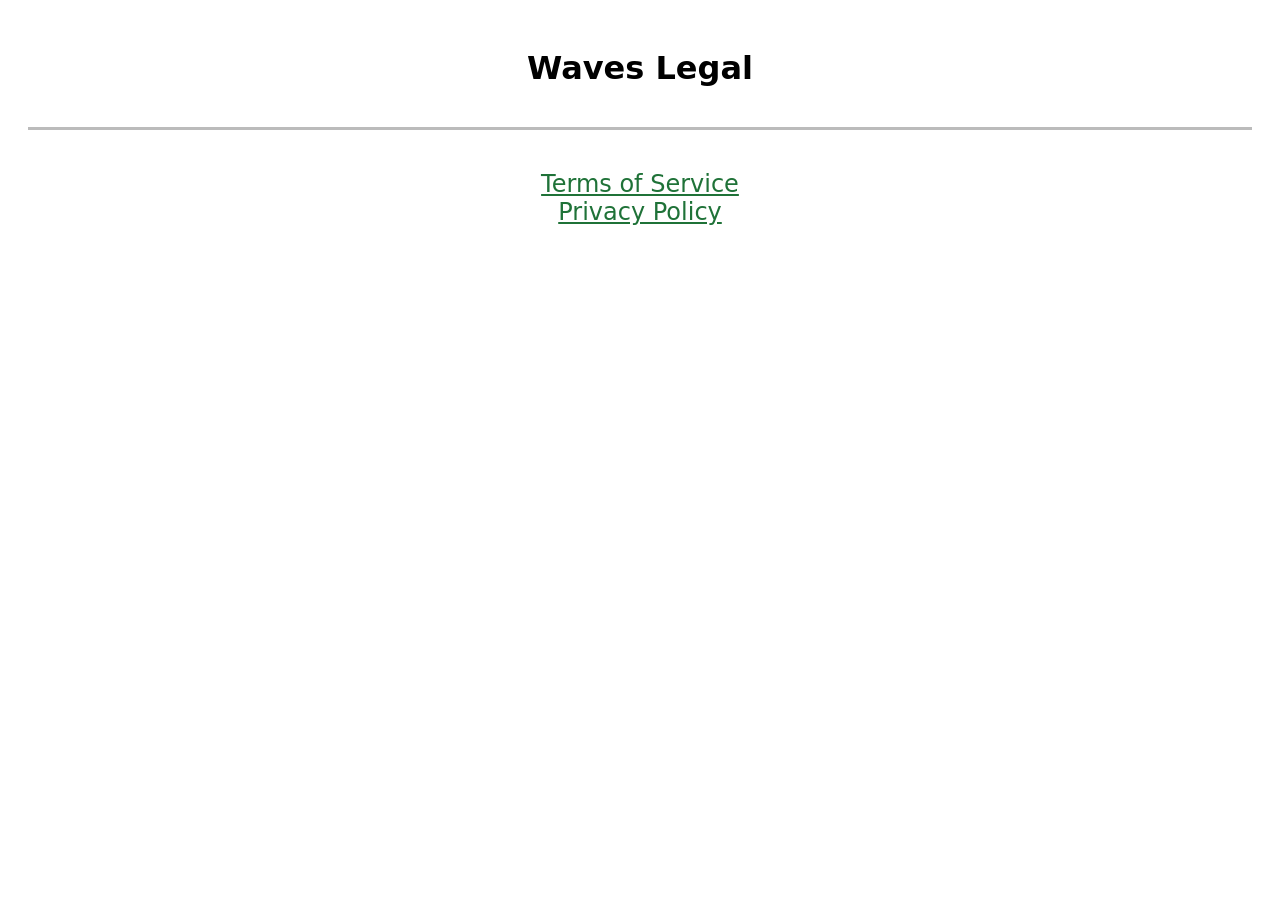
<file: index.html>
<!DOCTYPE html>
<html lang="en">
<head>
  <meta charset="UTF-8">
  <meta name="viewport" content="width=device-width, initial-scale=1.0">
  <title>Legal - Waves</title>
  <style>
    a { color: #1f7238; font-size: x-large; display: block; }
    a:link { color: #1f7238 }
    a:visited { color: #1f7238 }
    a:hover { color: #1DB954 }
    a:active { color: #1f7238 }
    body { text-align: center; padding:20px; font-family: system-ui, sans-serif; }
    hr { margin: 2.5rem 0; height: 3px;  background-color: #bbb; border: none; }
  </style>
</head>
<body>
  <h1>Waves Legal</h1><hr>
  <a href="./tos.html">Terms of Service</a>
  <a href="./privacy.html">Privacy Policy</a>
</body>
</file>
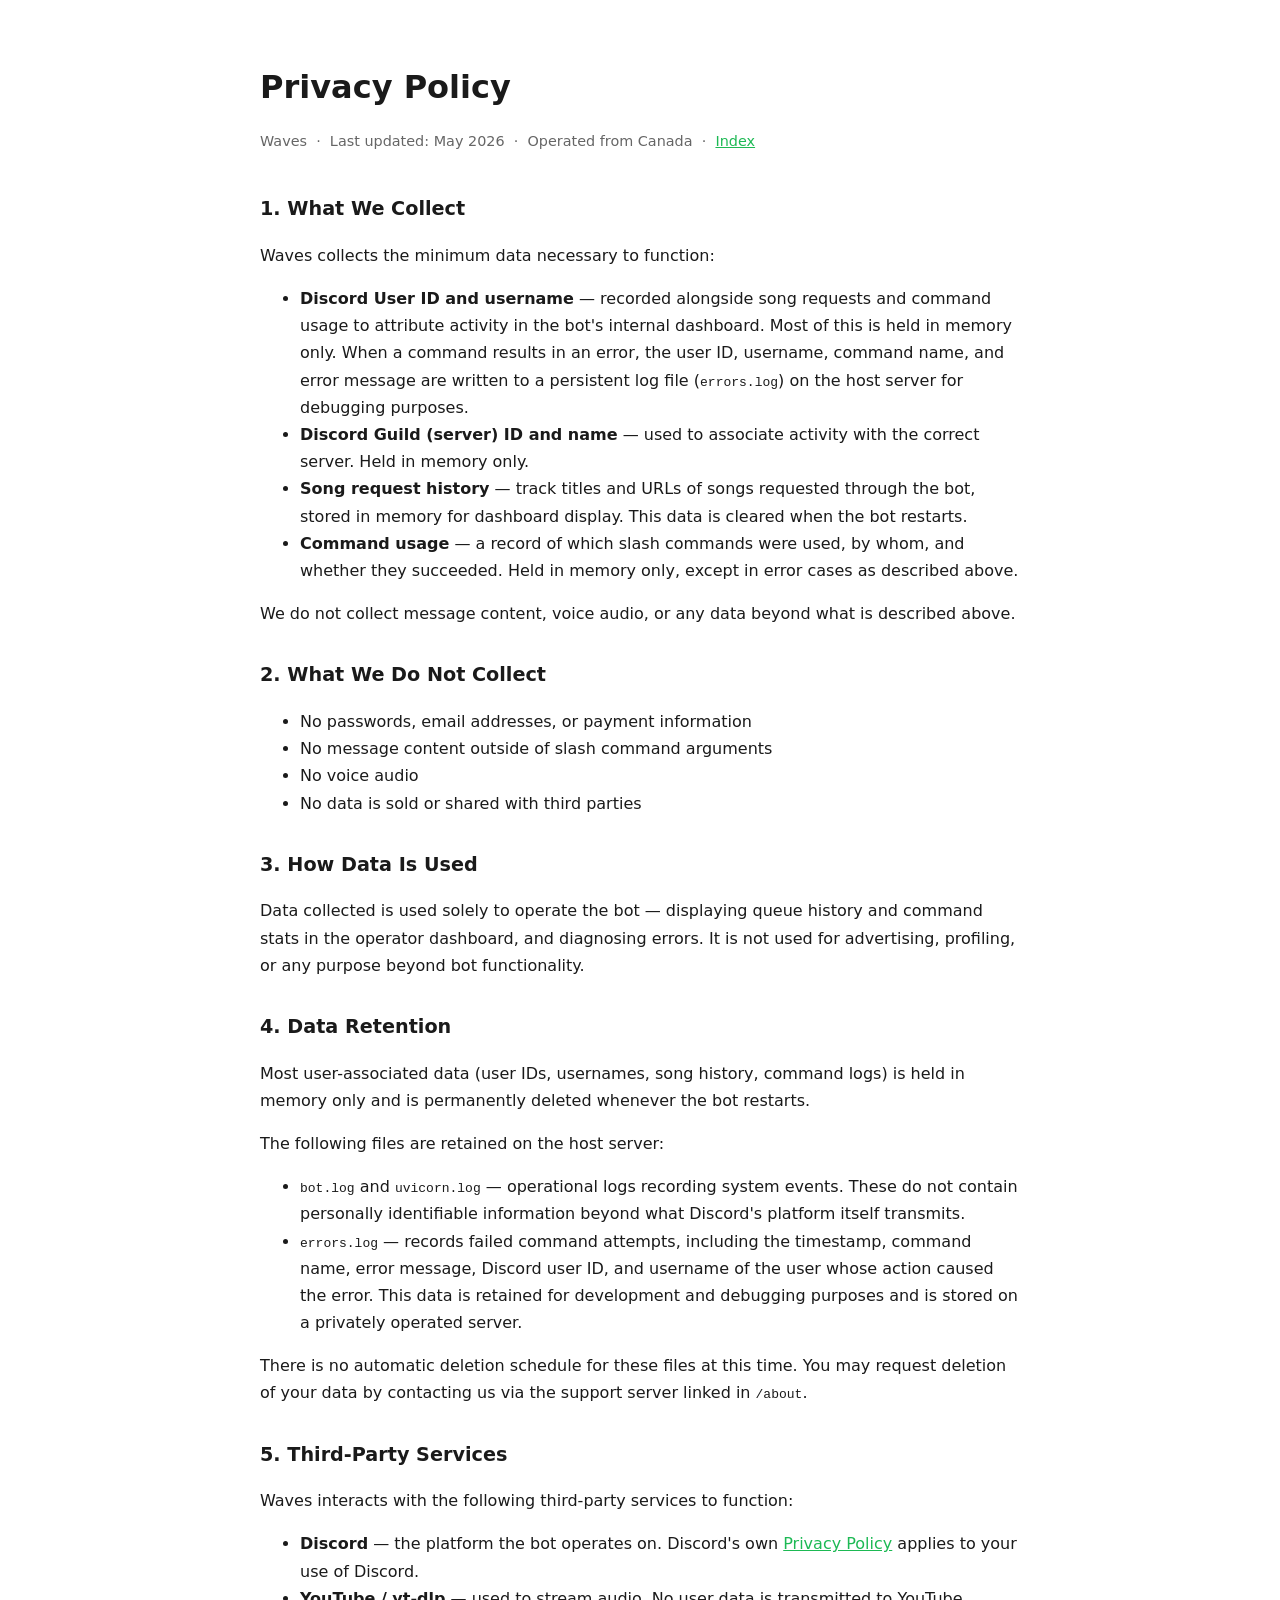
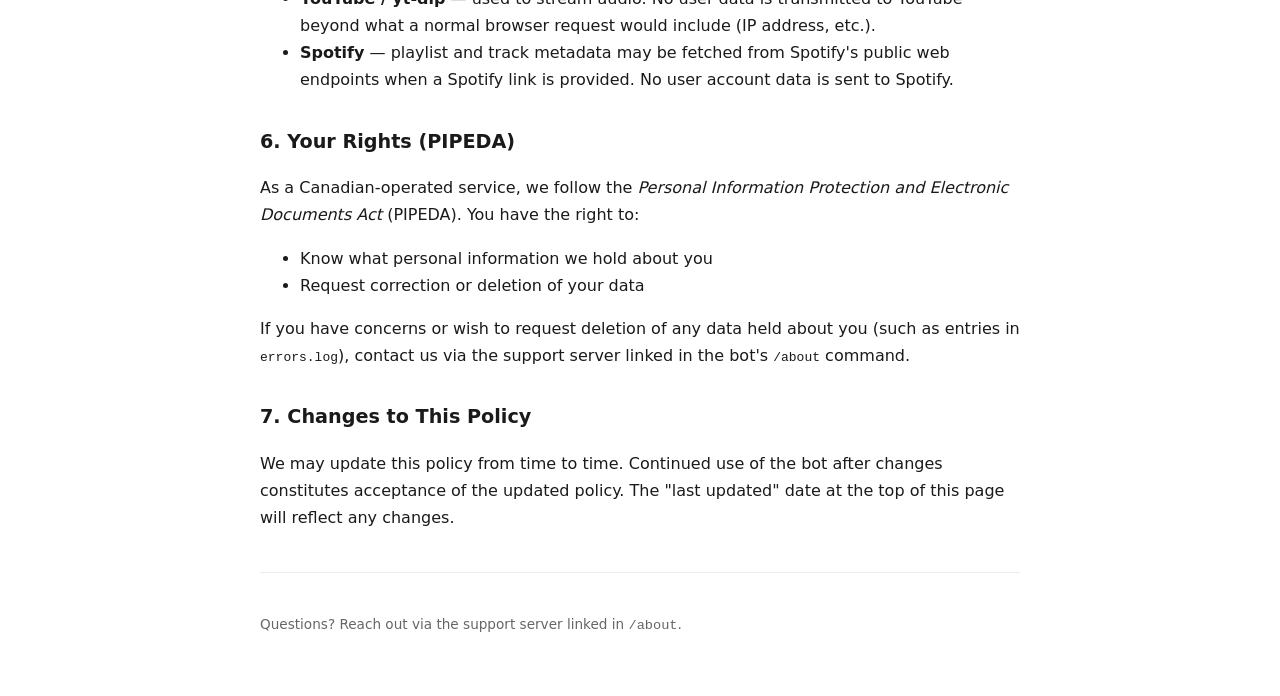
<file: privacy.html>
<!DOCTYPE html>
<html lang="en">
<head>
  <meta charset="UTF-8">
  <meta name="viewport" content="width=device-width, initial-scale=1.0">
  <title>Privacy Policy - Waves</title>
  <style>
    body { max-width: 760px; margin: 60px auto; padding: 0 24px; font-family: system-ui, sans-serif; line-height: 1.7; color: #1a1a1a; }
    h1 { font-size: 2rem; margin-bottom: 4px; }
    h2 { font-size: 1.2rem; margin-top: 2rem; }
    .meta { color: #666; font-size: 0.9rem; margin-bottom: 2.5rem; }
    a { color: #1DB954; }
    hr { border: none; border-top: 1px solid #eee; margin: 2.5rem 0; }
  </style>
</head>
<body>
  <h1>Privacy Policy</h1>
  <p class="meta">Waves &nbsp;·&nbsp; Last updated: May 2026 &nbsp;·&nbsp; Operated from Canada &nbsp;·&nbsp; <a href="https://nazecham.github.io/waves-legal/index.html">Index</a></p>

  <h2>1. What We Collect</h2>
  <p>Waves collects the minimum data necessary to function:</p>
  <ul>
    <li><strong>Discord User ID and username</strong> — recorded alongside song requests and command usage to attribute activity in the bot's internal dashboard. Most of this is held in memory only. When a command results in an error, the user ID, username, command name, and error message are written to a persistent log file (<code>errors.log</code>) on the host server for debugging purposes.</li>
    <li><strong>Discord Guild (server) ID and name</strong> — used to associate activity with the correct server. Held in memory only.</li>
    <li><strong>Song request history</strong> — track titles and URLs of songs requested through the bot, stored in memory for dashboard display. This data is cleared when the bot restarts.</li>
    <li><strong>Command usage</strong> — a record of which slash commands were used, by whom, and whether they succeeded. Held in memory only, except in error cases as described above.</li>
  </ul>
  <p>We do not collect message content, voice audio, or any data beyond what is described above.</p>

  <h2>2. What We Do Not Collect</h2>
  <ul>
    <li>No passwords, email addresses, or payment information</li>
    <li>No message content outside of slash command arguments</li>
    <li>No voice audio</li>
    <li>No data is sold or shared with third parties</li>
  </ul>

  <h2>3. How Data Is Used</h2>
  <p>Data collected is used solely to operate the bot — displaying queue history and command stats in the operator dashboard, and diagnosing errors. It is not used for advertising, profiling, or any purpose beyond bot functionality.</p>

  <h2>4. Data Retention</h2>
  <p>Most user-associated data (user IDs, usernames, song history, command logs) is held in memory only and is permanently deleted whenever the bot restarts.</p>
  <p>The following files are retained on the host server:</p>
  <ul>
    <li><code>bot.log</code> and <code>uvicorn.log</code> — operational logs recording system events. These do not contain personally identifiable information beyond what Discord's platform itself transmits.</li>
    <li><code>errors.log</code> — records failed command attempts, including the timestamp, command name, error message, Discord user ID, and username of the user whose action caused the error. This data is retained for development and debugging purposes and is stored on a privately operated server.</li>
  </ul>
  <p>There is no automatic deletion schedule for these files at this time. You may request deletion of your data by contacting us via the support server linked in <code>/about</code>.</p>

  <h2>5. Third-Party Services</h2>
  <p>Waves interacts with the following third-party services to function:</p>
  <ul>
    <li><strong>Discord</strong> — the platform the bot operates on. Discord's own <a href="https://discord.com/privacy" target="_blank">Privacy Policy</a> applies to your use of Discord.</li>
    <li><strong>YouTube / yt-dlp</strong> — used to stream audio. No user data is transmitted to YouTube beyond what a normal browser request would include (IP address, etc.).</li>
    <li><strong>Spotify</strong> — playlist and track metadata may be fetched from Spotify's public web endpoints when a Spotify link is provided. No user account data is sent to Spotify.</li>
  </ul>

  <h2>6. Your Rights (PIPEDA)</h2>
  <p>As a Canadian-operated service, we follow the <em>Personal Information Protection and Electronic Documents Act</em> (PIPEDA). You have the right to:</p>
  <ul>
    <li>Know what personal information we hold about you</li>
    <li>Request correction or deletion of your data</li>
  </ul>
  <p>If you have concerns or wish to request deletion of any data held about you (such as entries in <code>errors.log</code>), contact us via the support server linked in the bot's <code>/about</code> command.</p>

  <h2>7. Changes to This Policy</h2>
  <p>We may update this policy from time to time. Continued use of the bot after changes constitutes acceptance of the updated policy. The "last updated" date at the top of this page will reflect any changes.</p>

  <hr>
  <p style="color:#666;font-size:0.85rem">Questions? Reach out via the support server linked in <code>/about</code>.</p>
</body>
</html>
</file>
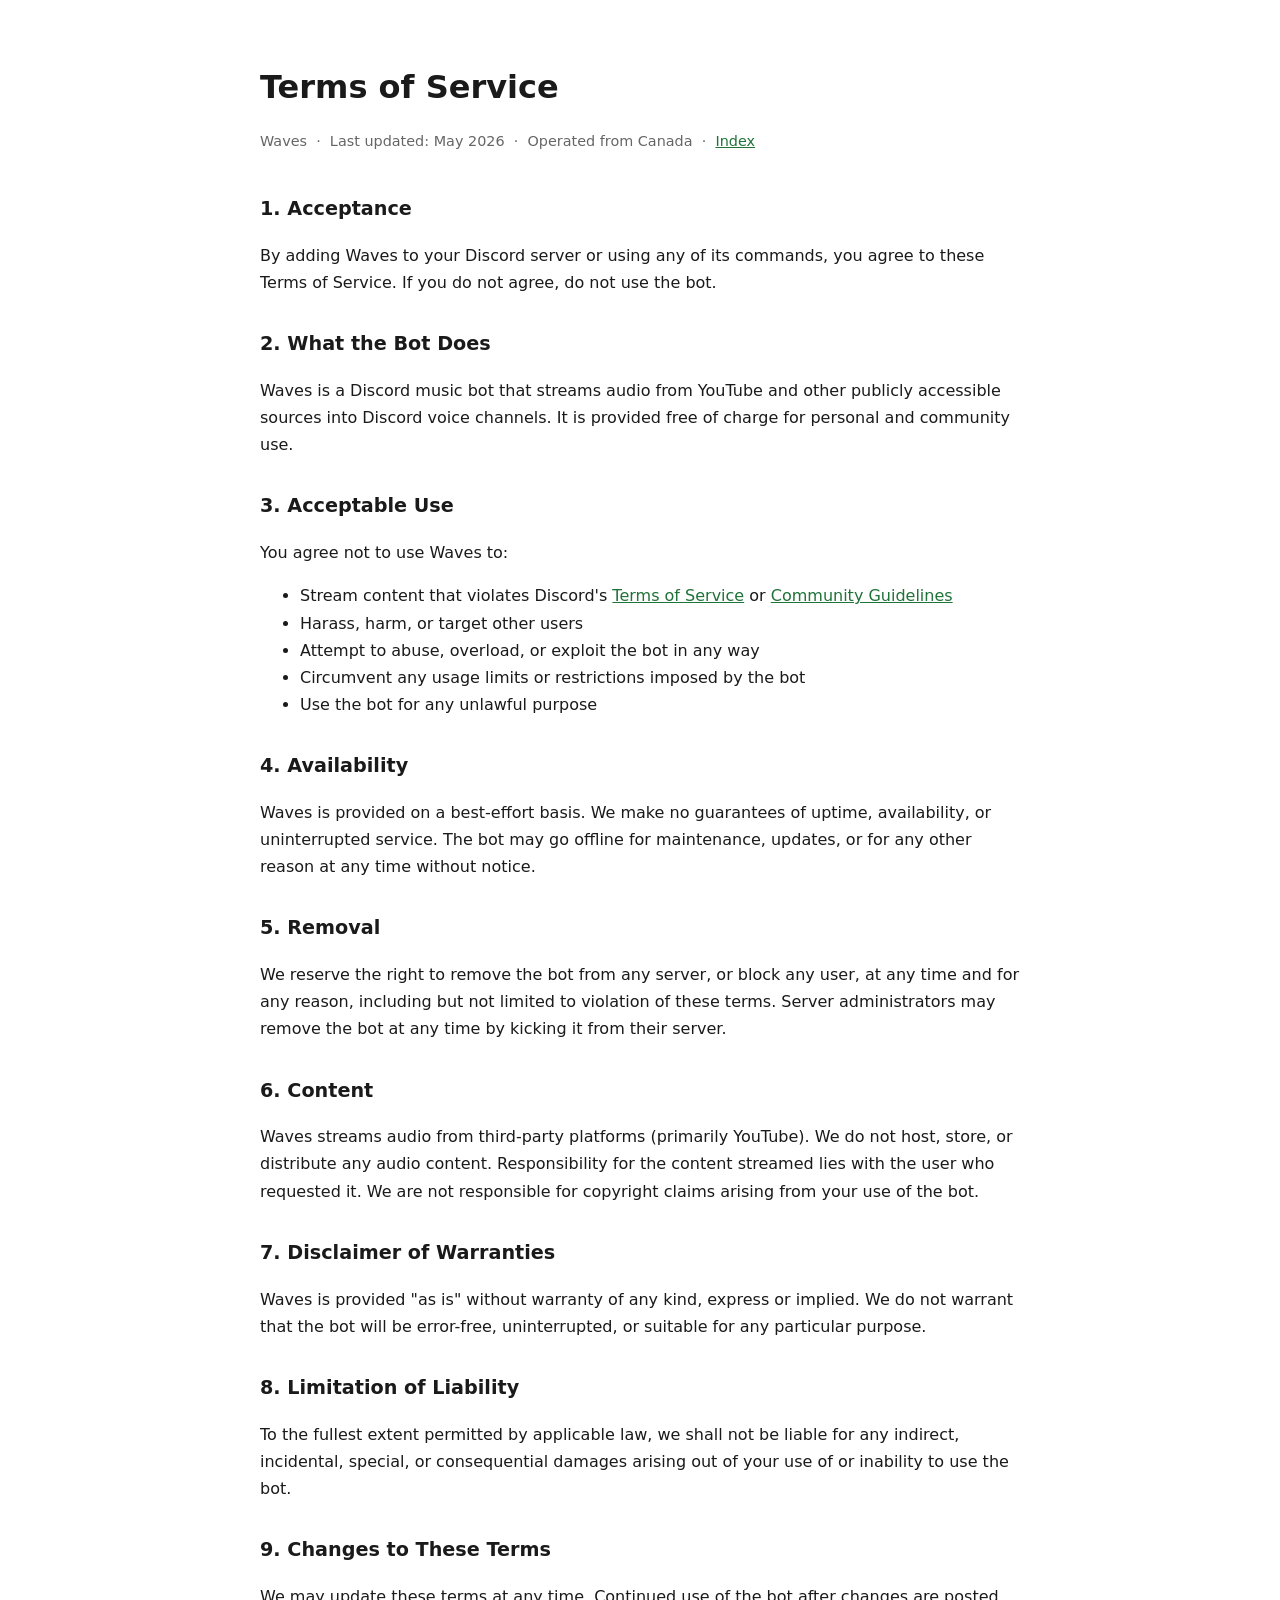
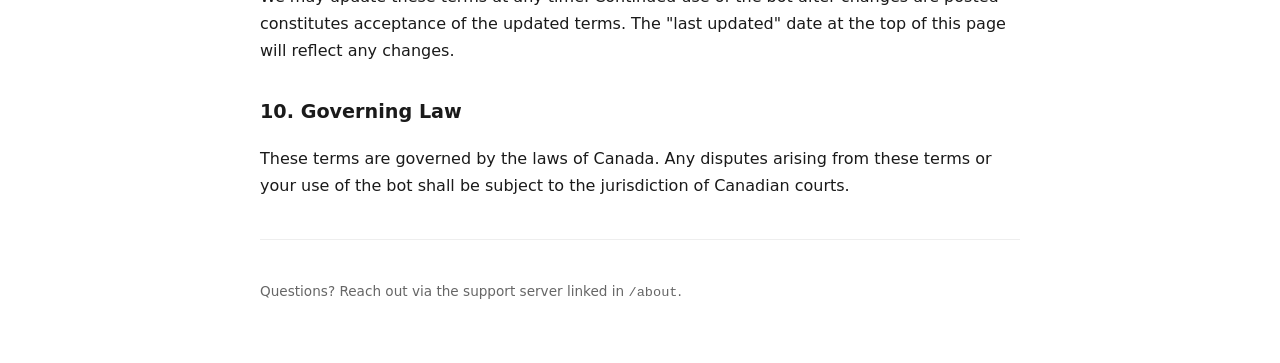
<file: tos.html>
<!DOCTYPE html>
<html lang="en">
<head>
  <meta charset="UTF-8">
  <meta name="viewport" content="width=device-width, initial-scale=1.0">
  <title>Terms of Service - Waves</title>
  <link rel="stylesheet" href="style.css">
</head>
<body>
  <h1>Terms of Service</h1>
  <p class="meta">Waves &nbsp;·&nbsp; Last updated: May 2026 &nbsp;·&nbsp; Operated from Canada &nbsp;·&nbsp; <a href="./index.html">Index</a></p>

  <h2>1. Acceptance</h2>
  <p>By adding Waves to your Discord server or using any of its commands, you agree to these Terms of Service. If you do not agree, do not use the bot.</p>

  <h2>2. What the Bot Does</h2>
  <p>Waves is a Discord music bot that streams audio from YouTube and other publicly accessible sources into Discord voice channels. It is provided free of charge for personal and community use.</p>

  <h2>3. Acceptable Use</h2>
  <p>You agree not to use Waves to:</p>
  <ul>
    <li>Stream content that violates Discord's <a href="https://discord.com/terms" target="_blank">Terms of Service</a> or <a href="https://discord.com/guidelines" target="_blank">Community Guidelines</a></li>
    <li>Harass, harm, or target other users</li>
    <li>Attempt to abuse, overload, or exploit the bot in any way</li>
    <li>Circumvent any usage limits or restrictions imposed by the bot</li>
    <li>Use the bot for any unlawful purpose</li>
  </ul>

  <h2>4. Availability</h2>
  <p>Waves is provided on a best-effort basis. We make no guarantees of uptime, availability, or uninterrupted service. The bot may go offline for maintenance, updates, or for any other reason at any time without notice.</p>

  <h2>5. Removal</h2>
  <p>We reserve the right to remove the bot from any server, or block any user, at any time and for any reason, including but not limited to violation of these terms. Server administrators may remove the bot at any time by kicking it from their server.</p>

  <h2>6. Content</h2>
  <p>Waves streams audio from third-party platforms (primarily YouTube). We do not host, store, or distribute any audio content. Responsibility for the content streamed lies with the user who requested it. We are not responsible for copyright claims arising from your use of the bot.</p>

  <h2>7. Disclaimer of Warranties</h2>
  <p>Waves is provided "as is" without warranty of any kind, express or implied. We do not warrant that the bot will be error-free, uninterrupted, or suitable for any particular purpose.</p>

  <h2>8. Limitation of Liability</h2>
  <p>To the fullest extent permitted by applicable law, we shall not be liable for any indirect, incidental, special, or consequential damages arising out of your use of or inability to use the bot.</p>

  <h2>9. Changes to These Terms</h2>
  <p>We may update these terms at any time. Continued use of the bot after changes are posted constitutes acceptance of the updated terms. The "last updated" date at the top of this page will reflect any changes.</p>

  <h2>10. Governing Law</h2>
  <p>These terms are governed by the laws of Canada. Any disputes arising from these terms or your use of the bot shall be subject to the jurisdiction of Canadian courts.</p>

  <hr>
  <p style="color:#666;font-size:0.85rem">Questions? Reach out via the support server linked in <code>/about</code>.</p>
</body>
</html>
</file>
<file: style.css>
body {
    max-width: 760px;
    margin: 60px auto;
    padding: 0 24px;
    font-family: system-ui, sans-serif;
    line-height: 1.7;
    color: #1a1a1a;
}

h1 {
    font-size: 2rem;
    margin-bottom: 4px;
}

h2 {
    font-size: 1.2rem;
    margin-top: 2rem;
}

.meta {
    color: #666;
    font-size: 0.9rem;
    margin-bottom: 2.5rem;
}

.meta a {
    color: #1f7238;
}

a:link {
    color: #1f7238
}

a:visited {
    color: #1f7238
}

a:hover {
    color: #1DB954
}

a:active {
    color: #1f7238
}

a {
    color: #1DB954;
}

hr {
    border: none;
    border-top: 1px solid #eee;
    margin: 2.5rem 0;
}
</file>
